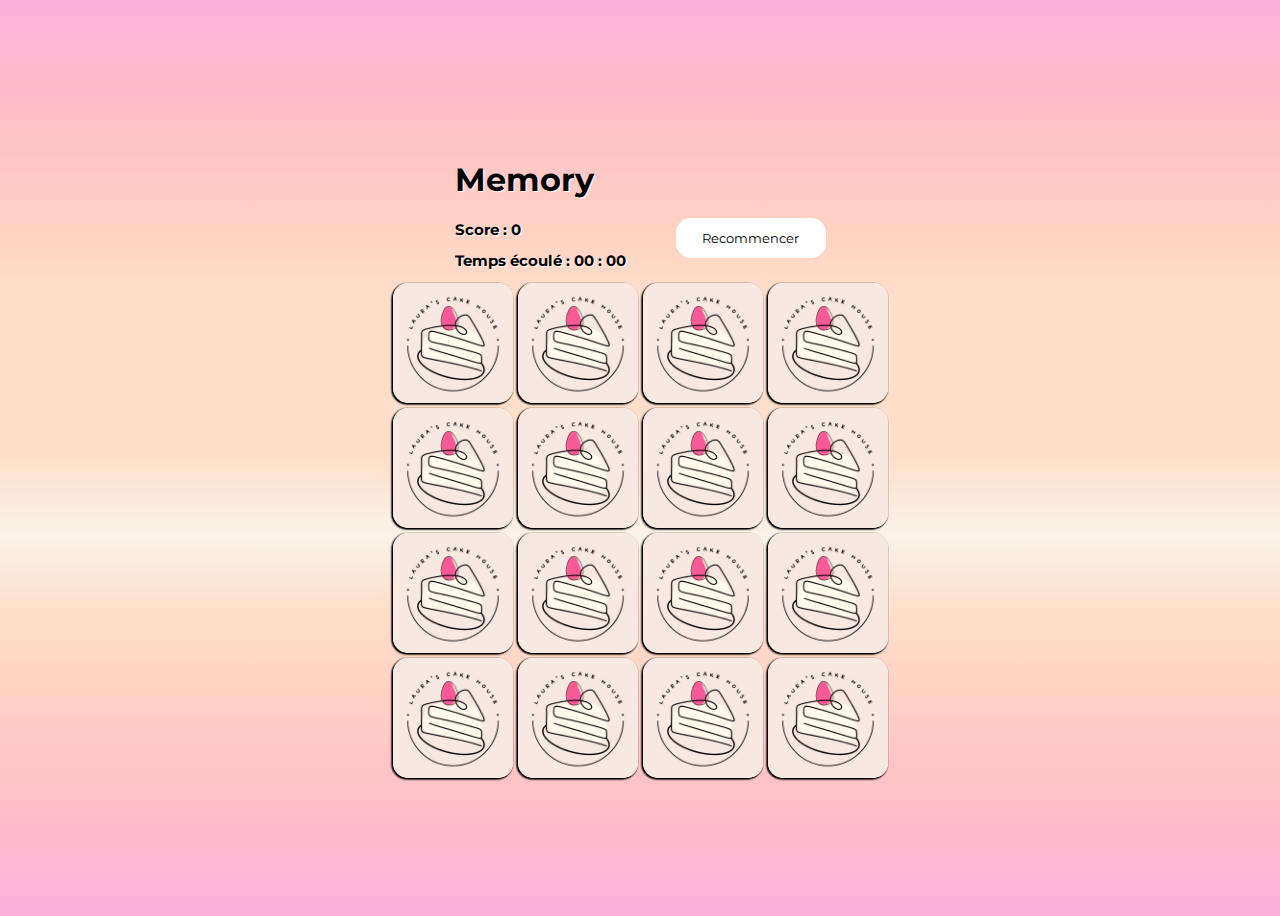
<file: index.html>
<!DOCTYPE html>
<html lang="en">
<head>
    <meta charset="UTF-8">
    <meta name="viewport" content="width=device-width, initial-scale=1.0">
    <title>Document</title>
    <link rel="stylesheet" href="style.css">
    <script src="script.js" defer></script>
    <link rel="preconnect" href="https://fonts.googleapis.com">
<link rel="preconnect" href="https://fonts.gstatic.com" crossorigin>
<link href="https://fonts.googleapis.com/css2?family=Montserrat:wght@500&display=swap" rel="stylesheet">
</head>
<body>
    <div class = "header">
        <div class="title">
            <h1>Memory</h1>
            <h2>Score : <span class="score">0</span>
            <h2 id="timer">Temps écoulé : <span id="minutes">00</span> : <span id="seconds">00</span></h2>
        </div>
        <div class="btn">
            <button id="btn">Recommencer</button>
        </div>
    </div>
    <div class="jeuCartes">
    <section>
        <!--Le contenu de la section sera créé en JS--></section>
    </div>
    
</body>
</html>
</file>
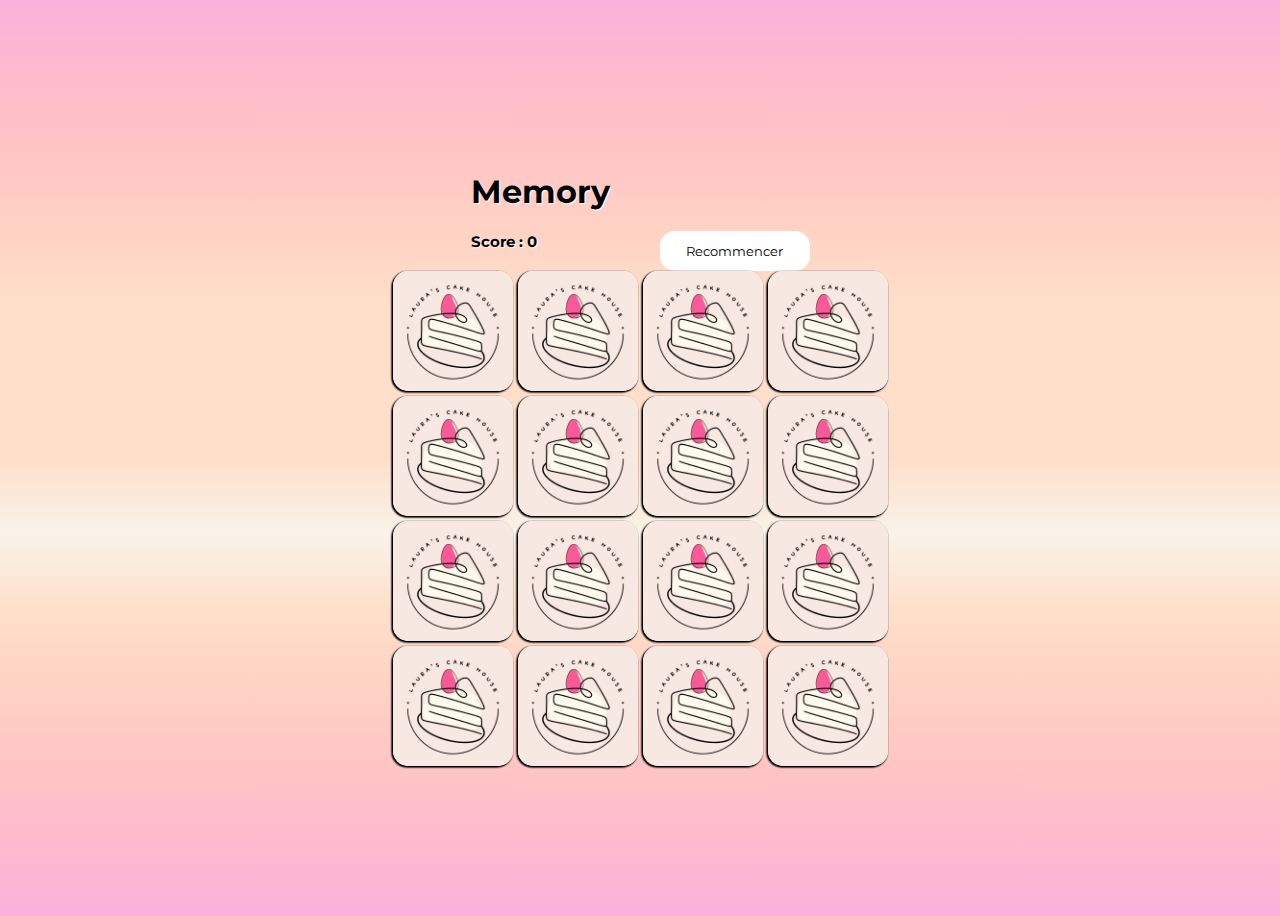
<file: memory.html>
<!DOCTYPE html>
<html lang="en">
<head>
    <meta charset="UTF-8">
    <meta name="viewport" content="width=device-width, initial-scale=1.0">
    <title>Document</title>
    <link rel="stylesheet" href="style.css">
    <script src="script.js" defer></script>
    <link rel="preconnect" href="https://fonts.googleapis.com">
<link rel="preconnect" href="https://fonts.gstatic.com" crossorigin>
<link href="https://fonts.googleapis.com/css2?family=Montserrat:wght@500&display=swap" rel="stylesheet">
</head>
<body>
    <div class = "header">
        <div class="title">
            <h1>Memory</h1>
            <h2>Score : <span class="score">0</span></h2>
        </div>
        <div class="btn">
            <button id="btn">Recommencer</button>
        </div>
    </div>
    <div class="jeuCartes">
    <section>
        <!--Le contenu de la section sera créé en JS--></section>
    </div>
    
</body>
</html>
</file>
<file: style.css>
body {
    display: flex;
    flex-direction: column;
    justify-content: center;
    align-items: center;
    background-image: linear-gradient(to top, #fbb1db, #ffbacd, #ffc5c5, #ffd2c4, #ffdfca,#F9F3E9, #ffdfca, #ffdfca, #ffdfca, #ffd2c4, #ffc5c5, #ffbacd, #fbb1db);
    height: 100vh;
}
.header {
    display: flex;
    flex-direction: row;
}
.title {
    color: rgb(0, 0, 0);
    text-shadow: 1px 1px 1px white;
    font-family: 'Montserrat', sans-serif;
}
h2{
    font-size : 15px;
}

#btn {
    height: 40px;
    width: 150px;
    margin-top: 80px;
    margin-left: 50px;
    background-color: white;
    font-family: 'Montserrat', sans-serif;
    border: none;
    border-radius: 15px;
    cursor: pointer;
}


section {
    width: max-content;
    display: grid;
    grid-template-columns: repeat(4, 1fr);
    grid-template-rows: repeat(4, 1fr);
    grid-gap: 5px;
}

.card {
    place-self: center;
    position: relative;
    width: 120px;
    height: 120px;
    border-radius: 15px;
    box-shadow: 1px 1px 2px black;
    cursor: pointer;
    transform-style: preserve-3d;
    transition: transform 1s;
    transform: rotateY(180deg);
}

.front-face,
.back-face {
    width: 120px;
    height: 120px;
    cursor: pointer;
    border-radius: 15px;
    box-shadow: 1px 1px 2px black;
    position: absolute;
}

.front-face {
    transform: rotateY(180deg); 
}

.card.flip {
    transform: rotateY(0deg);
}
.front-face {
    transform: rotateY(0deg); 
}

.card.flip .back-face {
    display: none; 
}

.card.flip .front-face {
    display: block; 
}
</file>
